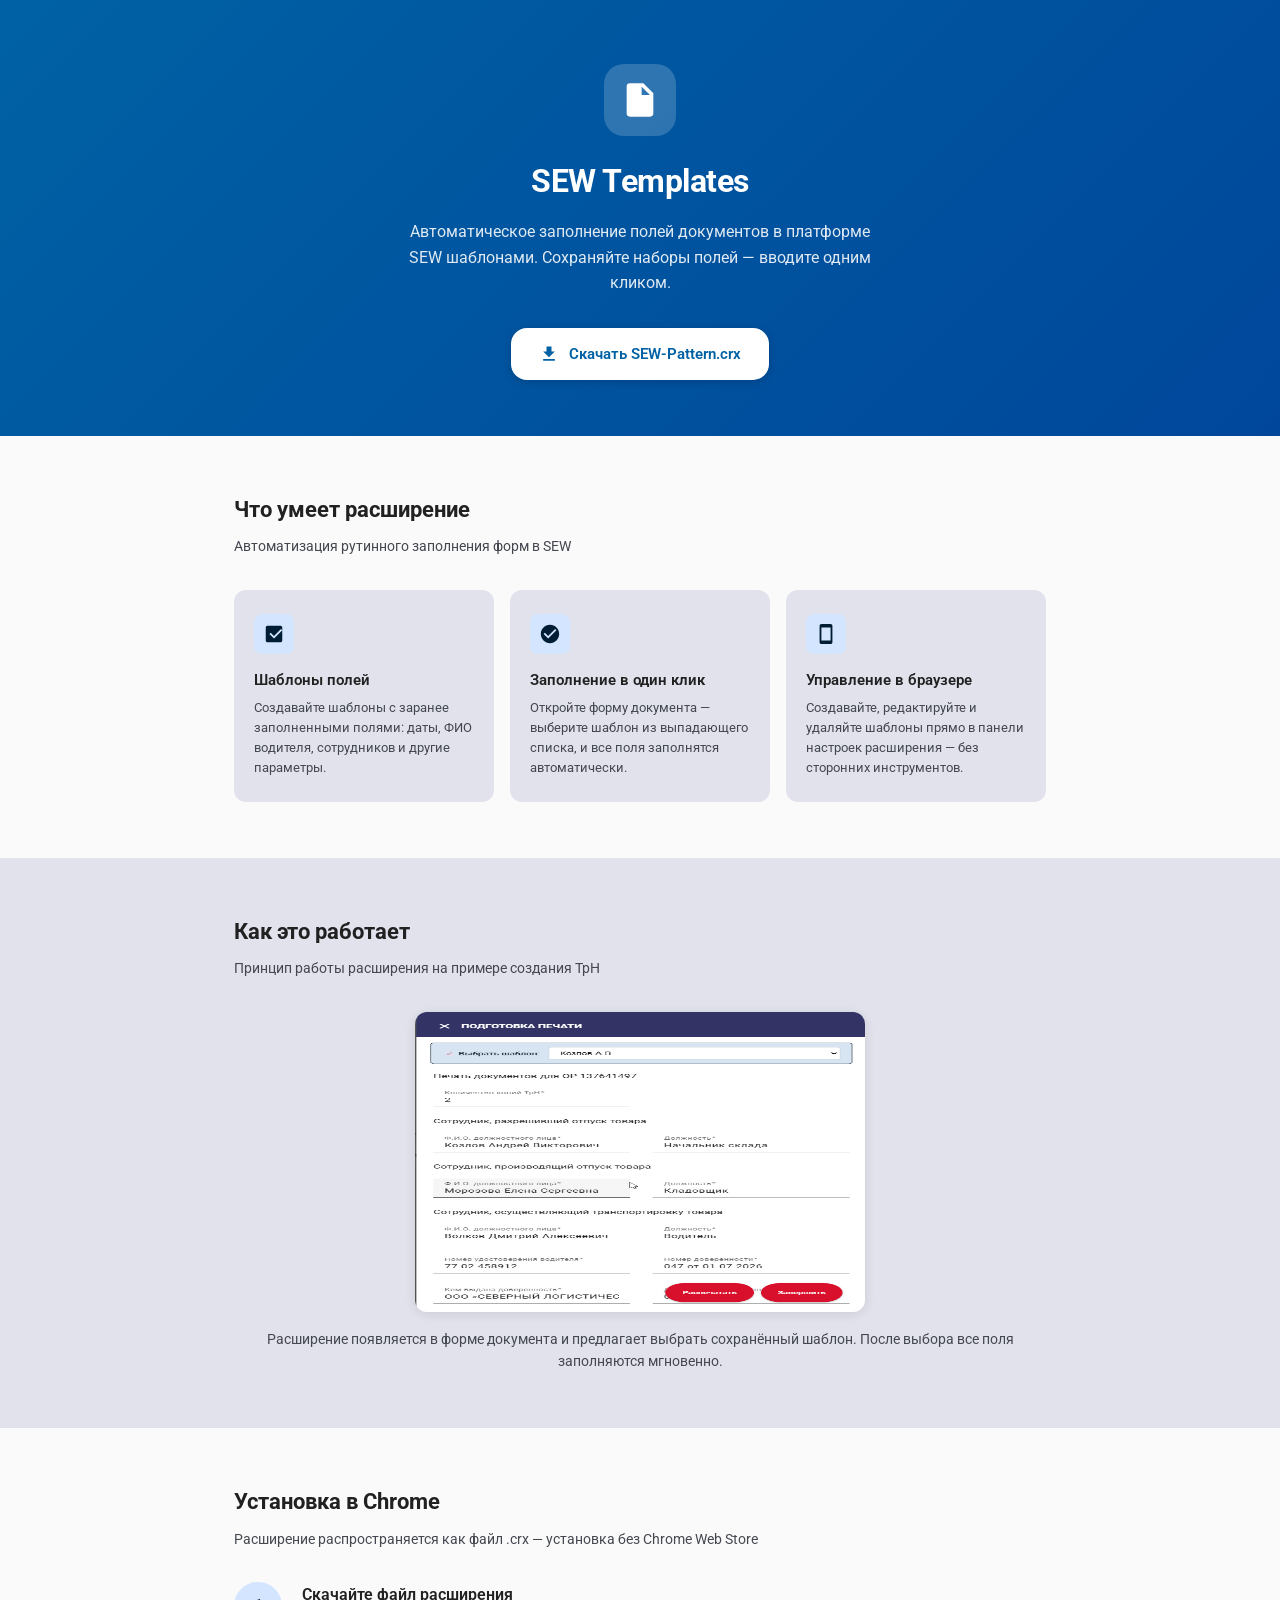
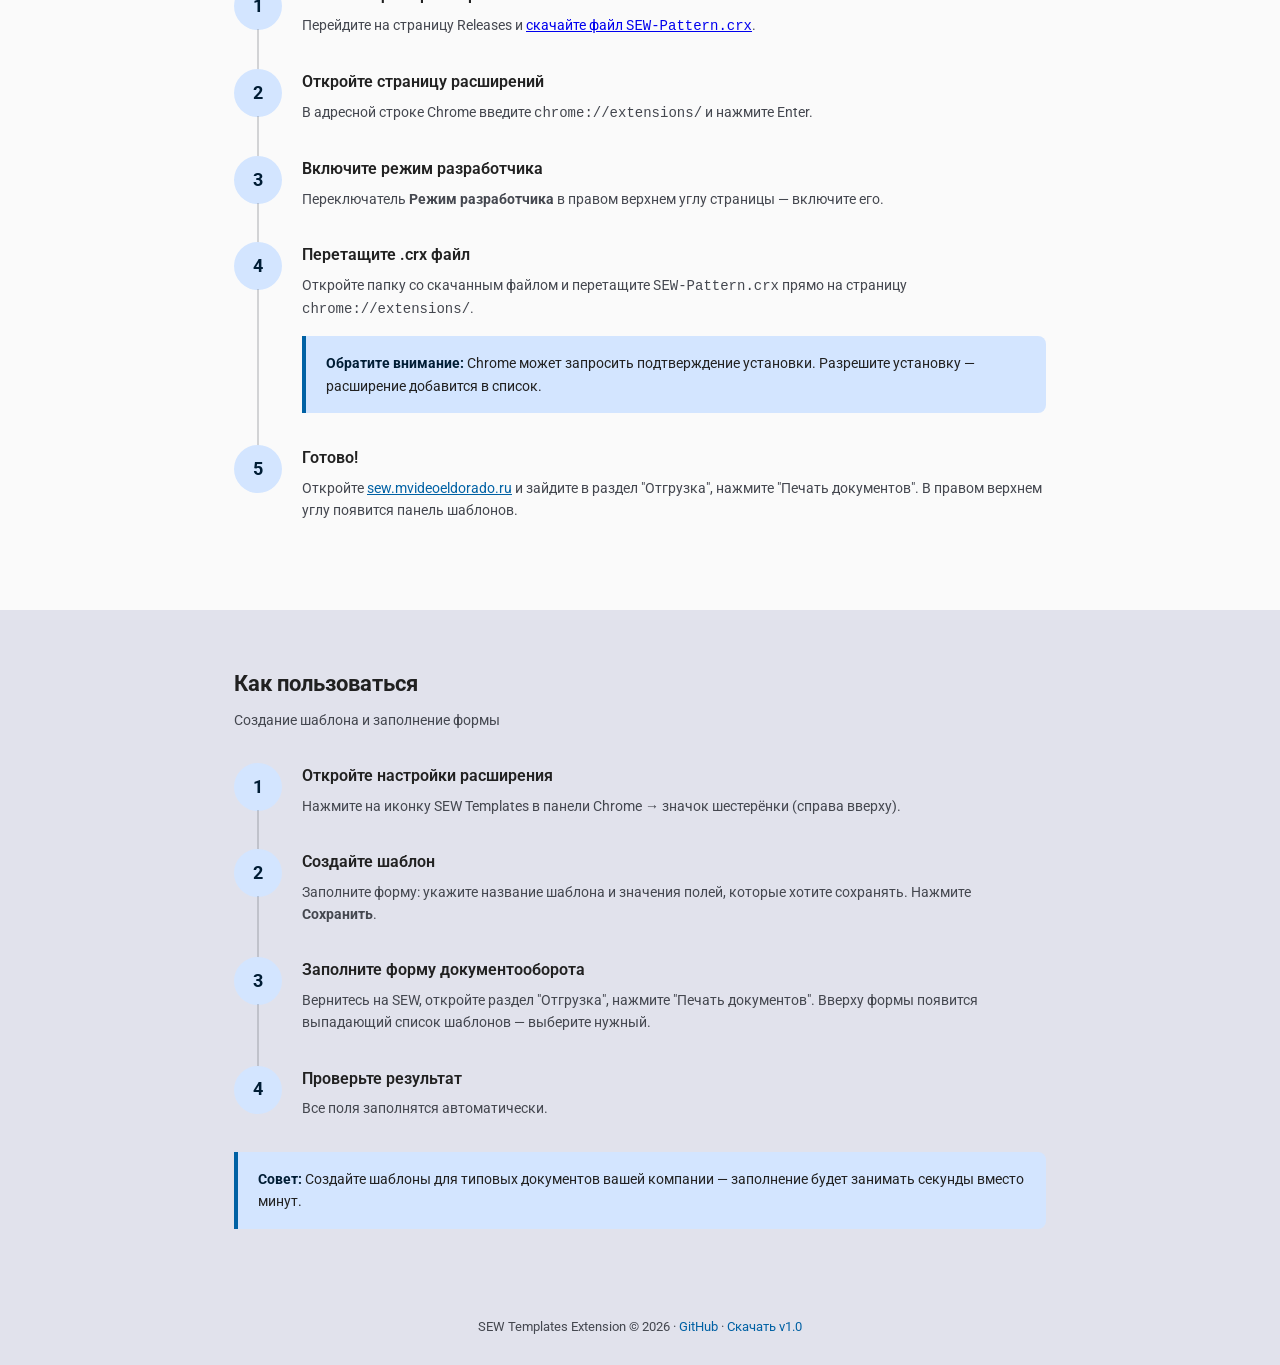
<file: index.html>
<!DOCTYPE html>
<html lang="ru">

<head>
    <meta charset="UTF-8">
    <meta name="viewport" content="width=device-width, initial-scale=1.0">
    <title>SEW Templates — расширение для Chrome</title>
    <link rel="preconnect" href="https://fonts.googleapis.com">
    <link rel="preconnect" href="https://fonts.gstatic.com" crossorigin>
    <link href="https://fonts.googleapis.com/css2?family=Roboto:wght@400;500;700&display=swap" rel="stylesheet">
    <style>
        :root {
            --md-sys-color-primary: #0061a4;
            --md-sys-color-on-primary: #ffffff;
            --md-sys-color-primary-container: #d3e5ff;
            --md-sys-color-on-primary-container: #001d35;
            --md-sys-color-secondary-container: #d6e4f2;
            --md-sys-color-on-secondary-container: #0e1d2a;
            --md-sys-color-surface: #fafafa;
            --md-sys-color-on-surface: #212121;
            --md-sys-color-surface-variant: #e1e2ec;
            --md-sys-color-on-surface-variant: #44474f;
            --md-sys-color-outline: #74777f;
            --md-sys-color-error: #ba1a1a;
            --md-sys-shape-corner-small: 8px;
            --md-sys-shape-corner-medium: 12px;
            --md-sys-shape-corner-large: 16px;
        }

        *,
        *::before,
        *::after {
            margin: 0;
            padding: 0;
            box-sizing: border-box;
        }

        body {
            font-family: Roboto, -apple-system, BlinkMacSystemFont, 'Segoe UI', sans-serif;
            background: var(--md-sys-color-surface);
            color: var(--md-sys-color-on-surface);
            line-height: 1.6;
        }

        /* ── Header ─────────────────────────────── */
        .hero {
            background: linear-gradient(135deg, var(--md-sys-color-primary) 0%, #00479b 100%);
            color: var(--md-sys-color-on-primary);
            padding: 4rem 1.5rem 3.5rem;
            text-align: center;
        }

        .hero-icon {
            width: 4.5rem;
            height: 4.5rem;
            background: rgba(255, 255, 255, 0.18);
            border-radius: 1.25rem;
            display: flex;
            align-items: center;
            justify-content: center;
            margin: 0 auto 20px;
        }

        .hero-icon svg {
            width: 40px;
            height: 40px;
            fill: var(--md-sys-color-on-primary);
        }

        .hero h1 {
            font-size: 2rem;
            font-weight: 700;
            letter-spacing: -0.5px;
            margin-bottom: 0.75rem;
        }

        .hero p {
            font-size: 1rem;
            opacity: 0.88;
            max-width: 480px;
            margin: 0 auto 32px;
        }

        .btn-download {
            display: inline-flex;
            align-items: center;
            gap: 10px;
            background: var(--md-sys-color-on-primary);
            color: var(--md-sys-color-primary);
            font-size: 0.9375rem;
            font-weight: 600;
            padding: 0.875rem 1.75rem;
            border-radius: var(--md-sys-shape-corner-large);
            text-decoration: none;
            transition: box-shadow 0.2s, transform 0.15s;
            box-shadow: 0 2px 8px rgba(0, 0, 0, 0.18);
        }

        .btn-download:hover {
            box-shadow: 0 4px 16px rgba(0, 0, 0, 0.25);
            transform: translateY(-1px);
        }

        .btn-download svg {
            width: 20px;
            height: 20px;
            fill: currentColor;
        }

        /* ── Layout ─────────────────────────────── */
        .container {
            max-width: 53.75rem;
            margin: 0 auto;
            padding: 0 1.5rem;
        }

        section {
            padding: 3.5rem 0;
        }

        .section-title {
            font-size: 1.375rem;
            font-weight: 700;
            color: var(--md-sys-color-on-surface);
            margin-bottom: 0.5rem;
        }

        .section-subtitle {
            font-size: 0.875rem;
            color: var(--md-sys-color-on-surface-variant);
            margin-bottom: 32px;
        }

        /* ── Features ───────────────────────────── */
        .features-grid {
            display: grid;
            grid-template-columns: repeat(auto-fit, minmax(220px, 1fr));
            gap: 16px;
        }

        .feature-card {
            background: var(--md-sys-color-surface-variant);
            border-radius: var(--md-sys-shape-corner-medium);
            padding: 24px 20px;
        }

        .feature-icon {
            width: 2.5rem;
            height: 2.5rem;
            background: var(--md-sys-color-primary-container);
            border-radius: var(--md-sys-shape-corner-small);
            display: flex;
            align-items: center;
            justify-content: center;
            margin-bottom: 14px;
        }

        .feature-icon svg {
            width: 22px;
            height: 22px;
            fill: var(--md-sys-color-on-primary-container);
        }

        .feature-card h3 {
            font-size: 0.9375rem;
            font-weight: 600;
            margin-bottom: 0.375rem;
        }

        .feature-card p {
            font-size: 0.8125rem;
            color: var(--md-sys-color-on-surface-variant);
            line-height: 1.55;
        }

        /* ── Steps ──────────────────────────────── */
        .steps {
            counter-reset: step;
        }

        .step {
            display: flex;
            gap: 1.25rem;
            margin-bottom: 2rem;
            position: relative;
        }

        .step:not(:last-child)::after {
            content: '';
            position: absolute;
            left: 23px;
            top: 47px;
            bottom: -34px;
            width: 2px;
            background: var(--md-sys-color-outline);
            opacity: 0.3;
        }

        .step-number {
            flex-shrink: 0;
            width: 3rem;
            height: 3rem;
            background: var(--md-sys-color-primary-container);
            color: var(--md-sys-color-on-primary-container);
            border-radius: 50%;
            display: flex;
            align-items: center;
            justify-content: center;
            font-size: 1.125rem;
            font-weight: 700;
        }

        .step-content h3 {
            font-size: 1rem;
            font-weight: 600;
            margin-bottom: 0.375rem;
        }

        .step-content p {
            font-size: 0.875rem;
            color: var(--md-sys-color-on-surface-variant);
            line-height: 1.6;
        }

        /* ── Code block ─────────────────────────── */
        .code-block {
            background: #1e1e2e;
            color: #cdd6f4;
            border-radius: var(--md-sys-shape-corner-small);
            padding: 1rem 1.25rem;
            font-family: 'Consolas', 'Courier New', monospace;
            font-size: 0.8125rem;
            line-height: 1.7;
            overflow-x: auto;
            margin-top: 12px;
        }

        .code-block .comment {
            color: #6c7086;
        }

        .code-block .key {
            color: #89b4fa;
        }

        .code-block .str {
            color: #a6e3a1;
        }

        .code-block .num {
            color: #fab387;
        }

        /* ── Warning box ────────────────────────── */
        .warning-box {
            background: var(--md-sys-color-primary-container);
            border-left: 4px solid var(--md-sys-color-primary);
            border-radius: 0 var(--md-sys-shape-corner-small) var(--md-sys-shape-corner-small) 0;
            padding: 1rem 1.25rem;
            margin-top: 1rem;
            font-size: 0.875rem;
        }

        .warning-box strong {
            color: var(--md-sys-color-on-primary-container);
        }

        /* ── Screenshot mockup ──────────────────── */
        .mockup-wrap {
            background: var(--md-sys-color-surface-variant);
            border-radius: var(--md-sys-shape-corner-medium);
            padding: 1.5rem;
            margin-top: 1rem;
        }

        .mockup-browser {
            background: #fff;
            border-radius: var(--md-sys-shape-corner-small);
            box-shadow: 0 2px 12px rgba(0, 0, 0, 0.08);
            overflow: hidden;
        }

        .mockup-bar {
            background: #f1f3f4;
            padding: 0.625rem 1rem;
            display: flex;
            align-items: center;
            gap: 0.5rem;
        }

        .mockup-dot {
            width: 0.75rem;
            height: 0.75rem;
            border-radius: 50%;
            background: #dadce0;
        }

        .mockup-url {
            flex: 1;
            background: #fff;
            border: 1px solid #dadce0;
            border-radius: 1.25rem;
            padding: 0.25rem 0.875rem;
            font-size: 0.75rem;
            color: var(--md-sys-color-on-surface-variant);
        }

        .mockup-body {
            padding: 1.25rem;
            min-height: 10rem;
        }

        .mockup-form-row {
            display: flex;
            gap: 1rem;
            margin-bottom: 0.875rem;
        }

        .mockup-field {
            flex: 1;
        }

        .mockup-label {
            font-size: 0.75rem;
            color: var(--md-sys-color-on-surface-variant);
            margin-bottom: 0.375rem;
        }

        .mockup-input {
            height: 2.25rem;
            background: #f5f5f5;
            border: 1px solid #dadce0;
            border-radius: 4px;
        }

        .mockup-selector {
            display: flex;
            align-items: center;
            gap: 0.75rem;
            background: var(--md-sys-color-secondary-container);
            border: 1px solid var(--md-sys-color-on-secondary-container);
            border-radius: 6px;
            padding: 0.625rem 0.875rem;
            margin-top: 0.5rem;
        }

        .gif-demo {
            width: 100%;
            max-width: 28.125rem;
            border-radius: var(--md-sys-shape-corner-medium);
            box-shadow: 0 2px 12px rgba(0, 0, 0, 0.10);
            display: block;
            margin: 0 auto;
        }

        /* ── Footer ─────────────────────────────── */
        footer {
            background: var(--md-sys-color-surface-variant);
            padding: 2rem 1.5rem;
            text-align: center;
            font-size: 0.8125rem;
            color: var(--md-sys-color-on-surface-variant);
        }

        footer a {
            color: var(--md-sys-color-primary);
            text-decoration: none;
        }

        footer a:hover {
            text-decoration: underline;
        }
    </style>
</head>

<body>

    <!-- ── Hero ─────────────────────────────── -->
    <header class="hero">
        <div class="hero-icon">
            <svg viewBox="0 0 24 24">
                <path
                    d="M14 2H6a2 2 0 00-2 2v16a2 2 0 002 2h12a2 2 0 002-2V8l-6-6zm-1 2l5 5h-5V4zM8 17h8v-2H8v2zm0-4h8v-2H8v2z" />
            </svg>
        </div>
        <h1>SEW Templates</h1>
        <p>Автоматическое заполнение полей документов в платформе SEW шаблонами. Сохраняйте наборы полей — вводите одним
            кликом.</p>
        <a class="btn-download" href="https://github.com/Monutor/sew-pattern/releases/tag/v1.0">
            <svg viewBox="0 0 24 24">
                <path d="M19 9h-4V3H9v6H5l7 7 7-7zM5 18v2h14v-2H5z" />
            </svg>
            Скачать SEW-Pattern.crx
        </a>
    </header>

    <!-- ── Features ─────────────────────────── -->
    <section>
        <div class="container">
            <h2 class="section-title">Что умеет расширение</h2>
            <p class="section-subtitle">Автоматизация рутинного заполнения форм в SEW</p>
            <div class="features-grid">
                <div class="feature-card">
                    <div class="feature-icon">
                        <svg viewBox="0 0 24 24">
                            <path
                                d="M19 3H5c-1.1 0-2 .9-2 2v14c0 1.1.9 2 2 2h14c1.1 0 2-.9 2-2V5c0-1.1-.9-2-2-2zm-7 14l-5-5 1.41-1.41L12 14.17l7.59-7.59L21 8l-9 9z" />
                        </svg>
                    </div>
                    <h3>Шаблоны полей</h3>
                    <p>Создавайте шаблоны с заранее заполненными полями: даты, ФИО водителя, сотрудников и другие
                        параметры.</p>
                </div>
                <div class="feature-card">
                    <div class="feature-icon">
                        <svg viewBox="0 0 24 24">
                            <path
                                d="M12 2C6.48 2 2 6.48 2 12s4.48 10 10 10 10-4.48 10-10S17.52 2 12 2zm-2 15l-5-5 1.41-1.41L10 14.17l7.59-7.59L19 8l-9 9z" />
                        </svg>
                    </div>
                    <h3>Заполнение в один клик</h3>
                    <p>Откройте форму документа — выберите шаблон из выпадающего списка, и все поля заполнятся
                        автоматически.</p>
                </div>
                <div class="feature-card">
                    <div class="feature-icon">
                        <svg viewBox="0 0 24 24">
                            <path
                                d="M17 1.01L7 1c-1.1 0-2 .9-2 2v18c0 1.1.9 2 2 2h10c1.1 0 2-.9 2-2V3c0-1.1-.9-1.99-2-1.99zM17 19H7V5h10v14z" />
                        </svg>
                    </div>
                    <h3>Управление в браузере</h3>
                    <p>Создавайте, редактируйте и удаляйте шаблоны прямо в панели настроек расширения — без сторонних
                        инструментов.</p>
                </div>
            </div>
        </div>
    </section>

    <!-- ── How it works ─────────────────────── -->
    <section style="background: var(--md-sys-color-surface-variant);">
        <div class="container">
            <h2 class="section-title">Как это работает</h2>
            <p class="section-subtitle">Принцип работы расширения на примере создания ТрН</p>

            <img class="gif-demo" src="assets/browser_Vq9Gu5MzhL.gif" width="450" height="300" alt="Демонстрация работы расширения SEW Templates" loading="lazy">

            <p
                style="margin-top:16px; font-size:0.875rem; color:var(--md-sys-color-on-surface-variant); text-align:center;">
                Расширение появляется в форме документа и предлагает выбрать сохранённый шаблон. После выбора все поля
                заполняются мгновенно.
            </p>
        </div>
    </section>

    <!-- ── Install ──────────────────────────── -->
    <section>
        <div class="container">
            <h2 class="section-title">Установка в Chrome</h2>
            <p class="section-subtitle">Расширение распространяется как файл .crx — установка без Chrome Web Store</p>

            <div class="steps">
                <div class="step">
                    <div class="step-number">1</div>
                    <div class="step-content">
                        <h3>Скачайте файл расширения</h3>
                        <p>Перейдите на страницу Releases и <a
                                href="https://github.com/Monutor/sew-pattern/releases/tag/v1.0" target="_blank">скачайте
                                файл <code>SEW-Pattern.crx</code></a>.</p>
                    </div>
                </div>

                <div class="step">
                    <div class="step-number">2</div>
                    <div class="step-content">
                        <h3>Откройте страницу расширений</h3>
                        <p>В адресной строке Chrome введите <code>chrome://extensions/</code> и нажмите Enter.</p>
                    </div>
                </div>

                <div class="step">
                    <div class="step-number">3</div>
                    <div class="step-content">
                        <h3>Включите режим разработчика</h3>
                        <p>Переключатель <strong>Режим разработчика</strong> в правом верхнем углу страницы — включите
                            его.</p>
                    </div>
                </div>

                <div class="step">
                    <div class="step-number">4</div>
                    <div class="step-content">
                        <h3>Перетащите .crx файл</h3>
                        <p>Откройте папку со скачанным файлом и перетащите <code>SEW-Pattern.crx</code> прямо на
                            страницу <code>chrome://extensions/</code>.</p>
                        <div class="warning-box">
                            <strong>Обратите внимание:</strong> Chrome может запросить подтверждение установки.
                            Разрешите установку — расширение добавится в список.
                        </div>
                    </div>
                </div>

                <div class="step">
                    <div class="step-number">5</div>
                    <div class="step-content">
                        <h3>Готово!</h3>
                        <p>Откройте <a href="https://sew.mvideoeldorado.ru" target="_blank"
                                style="color:var(--md-sys-color-primary);">sew.mvideoeldorado.ru</a> и зайдите в раздел
                            "Отгрузка", нажмите "Печать документов". В правом верхнем углу появится панель шаблонов.</p>
                    </div>
                </div>
            </div>
        </div>
    </section>

    <!-- ── How to use ───────────────────────── -->
    <section style="background: var(--md-sys-color-surface-variant);">
        <div class="container">
            <h2 class="section-title">Как пользоваться</h2>
            <p class="section-subtitle">Создание шаблона и заполнение формы</p>

            <div class="steps">
                <div class="step">
                    <div class="step-number">1</div>
                    <div class="step-content">
                        <h3>Откройте настройки расширения</h3>
                        <p>Нажмите на иконку SEW Templates в панели Chrome → значок шестерёнки (справа вверху).</p>
                    </div>
                </div>

                <div class="step">
                    <div class="step-number">2</div>
                    <div class="step-content">
                        <h3>Создайте шаблон</h3>
                        <p>Заполните форму: укажите название шаблона и значения полей, которые хотите сохранять. Нажмите
                            <strong>Сохранить</strong>.
                        </p>
                    </div>
                </div>

                <div class="step">
                    <div class="step-number">3</div>
                    <div class="step-content">
                        <h3>Заполните форму документооборота</h3>
                        <p>Вернитесь на SEW, откройте раздел "Отгрузка", нажмите "Печать документов". Вверху формы
                            появится выпадающий список шаблонов — выберите нужный.</p>
                    </div>
                </div>

                <div class="step">
                    <div class="step-number">4</div>
                    <div class="step-content">
                        <h3>Проверьте результат</h3>
                        <p>Все поля заполнятся автоматически.</p>
                    </div>
                </div>
            </div>

            <div class="warning-box" style="margin-top:24px;">
                <strong>Совет:</strong> Создайте шаблоны для типовых документов вашей компании — заполнение будет
                занимать секунды вместо минут.
            </div>
        </div>
    </section>

    <!-- ── Footer ───────────────────────────── -->
    <footer>
        <p>SEW Templates Extension &copy; 2026 &middot; <a href="https://github.com/Monutor/sew-pattern"
                target="_blank">GitHub</a> &middot; <a
                href="https://github.com/Monutor/sew-pattern/releases/tag/v1.0">Скачать v1.0</a></p>
    </footer>

</body>

</html>
</file>
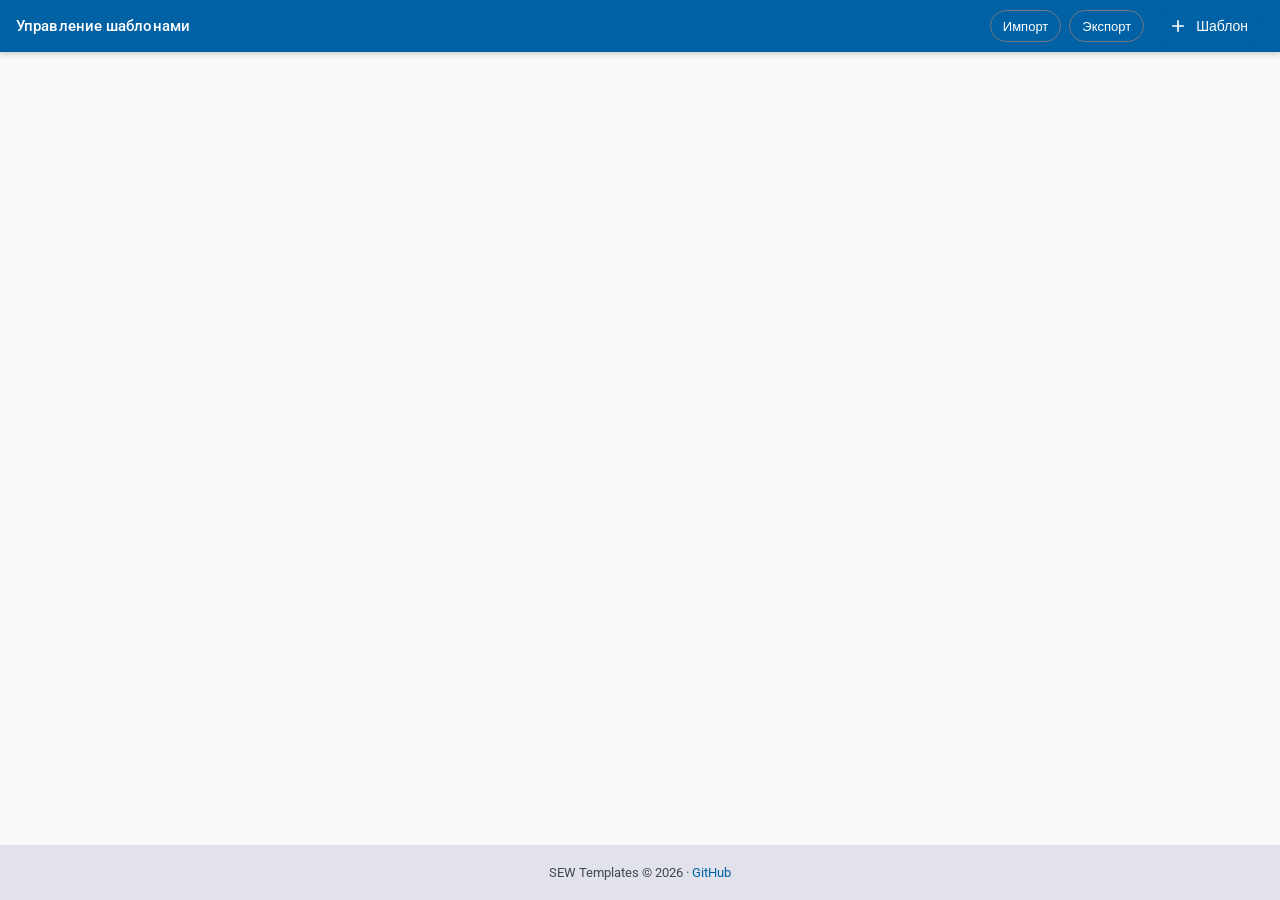
<file: options/options.html>
<!DOCTYPE html>
<html lang="ru">
<head>
    <meta charset="UTF-8">
    <meta name="viewport" content="width=device-width, initial-scale=1.0">
    <title>Управление шаблонами - SEW Templates</title>
    <link href="https://fonts.googleapis.com/css2?family=Roboto:wght@400;500;700&display=swap" rel="stylesheet">
    <script src="options.js" defer></script>
    <style>
        :root {
            --md-sys-color-primary: #0061a4;
            --md-sys-color-on-primary: #ffffff;
            --md-sys-color-primary-container: #d3e5ff;
            --md-sys-color-on-primary-container: #001d35;
            --md-sys-color-secondary-container: #d6e4f2;
            --md-sys-color-on-secondary-container: #0e1d2a;
            --md-sys-color-surface: #fafafa;
            --md-sys-color-on-surface: #212121;
            --md-sys-color-surface-variant: #e1e2ec;
            --md-sys-color-on-surface-variant: #44474f;
            --md-sys-color-outline: #74777f;
            --md-sys-color-primary-dark: #00479b;
            --md-sys-color-hover: rgba(0, 0, 0, 0.08);
            --md-sys-shape-corner-small: 8px;
            --md-sys-shape-corner-medium: 12px;
            --md-sys-shape-corner-large: 16px;
        }

        * { margin: 0; padding: 0; box-sizing: border-box; }

        body {
            font-family: Roboto, -apple-system, BlinkMacSystemFont, 'Segoe UI', sans-serif;
            background: var(--md-sys-color-surface);
            color: var(--md-sys-color-on-surface);
            min-height: min(100vh, 100dvh);
            display: flex;
            flex-direction: column;
        }

        main {
            flex: 1;
            display: flex;
            flex-direction: column;
        }

        /* ── Top bar ─────────────────────────────── */
        .top-bar {
            display: flex;
            align-items: center;
            height: 3.25rem;
            padding: 0 1rem;
            background: var(--md-sys-color-primary);
            color: var(--md-sys-color-on-primary);
            box-shadow: 0 2px 6px rgba(0, 0, 0, 0.2);
        }

        .top-bar-title {
            font-size: 0.9375rem;
            font-weight: 500;
            letter-spacing: 0.1px;
        }

        .topbar-actions { display: flex; gap: 8px; margin-left: auto; align-items: center; }

        /* ── Card list ───────────────────────────── */
        .template-card-list {
            padding: 0.5rem;
            display: flex;
            flex-direction: column;
            gap: 0.25rem;
            padding-bottom: 5rem;
        }

        /* ── Card ────────────────────────────────── */
        .template-card {
            border-radius: var(--md-sys-shape-corner-small);
            background: #fff;
            cursor: pointer;
            transition: box-shadow 0.2s ease, transform 0.15s ease;
        }
        .template-card:hover {
            box-shadow: 0 4px 12px rgba(0, 0, 0, 0.15);
            transform: translateY(-1px);
        }
        .template-card:active {
            transform: translateY(0);
            box-shadow: 0 1px 4px rgba(0, 0, 0, 0.12);
        }

        .card-row {
            display: flex;
            align-items: center;
            gap: 0.75rem;
            padding: 0.75rem 1rem;
        }

        .card-icon-wrap {
            width: 2.25rem;
            height: 2.25rem;
            border-radius: 50%;
            background: var(--md-sys-color-primary-container);
            display: flex;
            align-items: center;
            justify-content: center;
            flex-shrink: 0;
        }
        .card-icon-wrap svg { width: 1.25rem; height: 1.25rem; fill: var(--md-sys-color-on-primary-container); }

        .card-text { flex: 1; min-width: 0; }
        .card-name {
            font-size: 0.875rem; font-weight: 500;
            color: var(--md-sys-color-on-surface);
            overflow: hidden; text-overflow: ellipsis; white-space: nowrap;
        }
        .card-meta {
            font-size: 0.75rem; color: var(--md-sys-color-on-surface-variant); margin-top: 2px;
        }

        /* ── Action buttons ─────────────────────── */
        .card-actions { display: flex; gap: 4px; flex-shrink: 0; }
        .icon-btn {
            width: 2rem; height: 2rem; border-radius: 50%; border: none;
            background: transparent; cursor: pointer; color: #757575;
            display: flex; align-items: center; justify-content: center;
            transition: background 0.15s, color 0.15s;
        }
        .icon-btn:hover { background: var(--md-sys-color-hover); color: var(--md-sys-color-primary); }
        .icon-btn.delete:hover { background: #ffebee; color: #d32f2f; }
        .icon-btn svg { width: 1.125rem; height: 1.125rem; fill: currentColor; }

        /* ── Empty state ─────────────────────────── */
        .empty-state {
            display: flex; flex-direction: column; align-items: center; justify-content: center;
            padding: 3rem 1.5rem; color: var(--md-sys-color-on-surface-variant);
        }
        .empty-state svg { width: 4rem; height: 4rem; fill: var(--md-sys-color-outline); margin-bottom: 0.75rem; }
        .empty-state p { font-size: 0.8125rem; line-height: 1.6; text-align: center; }

        /* ── Error state ─────────────────────────── */
        .error-state { padding: 1rem; font-size: 0.8125rem; color: #d32f2f; }

        /* ── FAB ─────────────────────────────────── */
        .fab-btn {
            display: inline-flex; align-items: center; gap: 0.5rem;
            padding: 0 1rem; height: 2.5rem; border-radius: 1.25rem; border: none;
            background: var(--md-sys-color-primary); color: #fff;
            font-size: 0.875rem; font-weight: 500; cursor: pointer;
            transition: background 0.2s;
        }
        .fab-btn:hover { background: var(--md-sys-color-primary-dark); }
        .fab-btn svg { width: 1.25rem; height: 1.25rem; fill: currentColor; }

        /* ── Modal overlay ───────────────────────── */
        .modal-overlay {
            display: none;
            position: fixed; inset: 0; z-index: 2147483647;
            background: rgba(0, 0, 0, 0.5);
            align-items: center; justify-content: center;
        }
        .modal-overlay.open { display: flex; }

        .modal-container {
            background: #fff;
            border-radius: var(--md-sys-shape-corner-large);
            box-shadow: 0 8px 24px rgba(0, 0, 0, 0.2);
            width: 520px; max-width: 90vw;
            max-height: 85vh;
            display: flex; flex-direction: column;
            overflow: auto;
        }

        .modal-header {
            display: flex; align-items: center;
            padding: 1rem 1.5rem 0.75rem;
            border-bottom: 1px solid #e8e8e8; gap: 0.75rem;
        }
        .modal-title {
            flex: 1; font-size: 1rem; font-weight: 500;
            color: var(--md-sys-color-on-surface);
        }
        .modal-close-btn {
            width: 2.25rem; height: 2.25rem; border-radius: 50%; border: none;
            background: transparent; cursor: pointer;
            color: var(--md-sys-color-on-surface-variant);
            display: flex; align-items: center; justify-content: center;
            transition: background 0.15s;
        }
        .modal-close-btn:hover { background: var(--md-sys-color-hover); }
        .modal-close-btn svg { width: 1.25rem; height: 1.25rem; fill: currentColor; }

        .modal-body { padding: 1rem 1.5rem; overflow-y: auto; flex: 1; }

        /* ── Form fields ─────────────────────────── */
        .field-group-title {
            font-size: 0.6875rem; font-weight: 700; text-transform: uppercase;
            letter-spacing: 0.8px; color: var(--md-sys-color-primary);
            margin: 20px 0 8px; padding-bottom: 4px; border-bottom: 1px solid #e0e0e0;
        }
        .field-group-title:first-child { margin-top: 0; }

        .field-grid { display: flex; gap: 1rem; margin-bottom: 0.25rem; }
        .field-grid > * { flex: 1; min-width: 0; }

        .outlined-input {
            width: 100%; padding: 0.75rem 0.875rem;
            border: 1px solid var(--md-sys-color-outline);
            border-radius: var(--md-sys-shape-corner-small);
            font-size: 0.875rem; color: var(--md-sys-color-on-surface);
            background: #fff;
            transition: border-color 0.15s, box-shadow 0.15s;
        }
        .outlined-input:focus {
            border-color: var(--md-sys-color-primary);
            box-shadow: 0 0 0 3px rgba(0, 97, 164, 0.1);
        }
        .outlined-input::placeholder { color: var(--md-sys-color-on-surface-variant); }

        .char-counter { display: block; margin-top: 0.25rem; font-size: 0.75rem; color: var(--md-sys-color-on-surface-variant); text-align: right; }

        /* ── Modal actions ───────────────────────── */
        .modal-actions {
            display: flex; justify-content: flex-end; gap: 0.5rem;
            padding: 0.75rem 1.5rem 1rem; border-top: 1px solid #e8e8e8;
        }
        .btn-filled {
            padding: 0 1rem; height: 2.25rem; border-radius: 1.25rem; border: none;
            background: var(--md-sys-color-primary); color: #fff;
            font-size: 0.875rem; font-weight: 500; cursor: pointer;
            transition: background 0.2s, box-shadow 0.2s;
        }
        .btn-filled:hover { background: var(--md-sys-color-primary-dark); box-shadow: 0 2px 8px rgba(0, 0, 0, 0.2); }
        .btn-outlined {
            padding: 0 1rem; height: 2.25rem; border-radius: 1.25rem;
            border: 1px solid var(--md-sys-color-outline); background: transparent;
            color: var(--md-sys-color-primary); font-size: 0.875rem; font-weight: 500; cursor: pointer;
            transition: background 0.15s, border-color 0.15s;
        }
        .btn-outlined:hover { background: var(--md-sys-color-hover); }
        .topbar-btn { height: 2rem; padding: 0 0.75rem; font-size: 0.8125rem; color: var(--md-sys-color-on-primary); }

        /* ── Preset selector ─────────────────────── */
        .preset-selector { margin-bottom: 1rem; }
        .preset-options { display: flex; gap: 0.5rem; }
        .preset-option {
            padding: 0.375rem 1rem; border-radius: 1.25rem; font-size: 0.8125rem; cursor: pointer;
            border: 1px solid var(--md-sys-color-outline); background: var(--md-sys-color-surface);
            color: var(--md-sys-color-on-surface); transition: all 0.2s;
        }
        .preset-option:hover { border-color: var(--md-sys-color-primary); color: var(--md-sys-color-primary); }
        .preset-option.active { background: var(--md-sys-color-primary-container); border-color: var(--md-sys-color-primary); color: var(--md-sys-color-on-primary-container); font-weight: 500; }

        /* ── Scrollbar ───────────────────────────── */
        .template-card-list::-webkit-scrollbar,
        .modal-body::-webkit-scrollbar { width: 0.25rem; }
        .template-card-list::-webkit-scrollbar-track,
        .modal-body::-webkit-scrollbar-track { background: transparent; }
        .template-card-list::-webkit-scrollbar-thumb,
        .modal-body::-webkit-scrollbar-thumb { background: var(--md-sys-color-outline); border-radius: 2px; }

        /* ── Toast ───────────────────────────────── */
        .toast {
            position: fixed;
            bottom: 24px;
            left: 50%;
            transform: translateX(-50%) translateY(20px);
            background: #323232;
            color: #fff;
            font-size: 0.875rem;
            font-weight: 500;
            padding: 0.75rem 1.25rem;
            border-radius: var(--md-sys-shape-corner-small);
            box-shadow: 0 4px 12px rgba(0, 0, 0, 0.25);
            z-index: 2147483647;
            opacity: 0;
            pointer-events: none;
            transition: opacity 0.25s ease, transform 0.25s ease;
        }
        .toast.show {
            opacity: 1;
            transform: translateX(-50%) translateY(0);
            pointer-events: auto;
            cursor: pointer;
        }

        .template-card[draggable="true"] { cursor: grab; }
        .template-card.dragging { opacity: 0.5; }
        .template-card.drag-over { outline: 2px dashed var(--md-sys-color-primary); outline-offset: -2px; }
        .drag-hint { font-size: 0.75rem; color: var(--md-sys-color-on-surface-variant); padding: 0.25rem 1rem; }

        /* ── Confirm dialog ─────────────────────── */
        .confirm-modal {
            max-width: 21.25rem;
            width: 90vw;
        }
        .confirm-actions {
            justify-content: flex-end;
        }
        .btn-danger {
            padding: 0 16px;
            height: 2.25rem;
            border-radius: 1.25rem;
            border: none;
            background: #d32f2f;
            color: #fff;
            font-size: 0.875rem;
            font-weight: 500;
            cursor: pointer;
            transition: background 0.2s, box-shadow 0.2s;
        }
        .btn-danger:hover {
            background: #b71c1c;
            box-shadow: 0 2px 8px rgba(211, 47, 47, 0.3);
        }
        .confirm-text {
            padding: 1rem 1.5rem;
            font-size: 0.875rem;
            line-height: 1.6;
            color: var(--md-sys-color-on-surface);
        }
        /* ── Footer ─────────────────────────────── */
        .footer {
            background: var(--md-sys-color-surface-variant);
            padding: 20px 16px;
            text-align: center;
            font-size: 0.8rem;
            color: var(--md-sys-color-on-surface-variant);
        }
        .footer a {
            color: var(--md-sys-color-primary);
            text-decoration: none;
        }
        .footer a:hover {
            text-decoration: underline;
        }

        /* ── prefers-reduced-motion ─────────────── */
        @media (prefers-reduced-motion: reduce) {
            .template-card,
            .icon-btn,
            .btn-filled,
            .btn-outlined,
            .preset-option,
            .fab-btn,
            .toast,
            .modal-overlay {
                transition-duration: 0.01ms !important;
                animation-duration: 0.01ms !important;
                scroll-behavior: auto !important;
            }

            .template-card:hover { transform: none; box-shadow: 0 4px 12px rgba(0, 0, 0, 0.15); }
        }

        /* ── focus-visible ──────────────────────── */
        .outlined-input:focus:not(:focus-visible) {
            box-shadow: none;
        }
    </style>
</head>
<body>
    <main>
        <!-- Top bar -->
        <div class="top-bar">
        <span class="top-bar-title">Управление шаблонами</span>
        <div class="topbar-actions">
            <button type="button" class="btn-outlined topbar-btn" id="importBtn" title="Импорт шаблонов">Импорт</button>
            <button type="button" class="btn-outlined topbar-btn" id="exportBtn" title="Экспорт шаблонов">Экспорт</button>
            <input type="file" id="importFileInput" accept=".json,application/json" hidden>
            <button type="button" class="fab-btn" id="createTemplateBtn" aria-label="Создать шаблон">
                <svg viewBox="0 0 24 24"><path d="M19 13h-6v6h-2v-6H5v-2h6V5h2v6h6z"/></svg>
                <span>Шаблон</span>
            </button>
        </div>
        </div>

        <!-- Template card list -->
        <div id="template-list" class="template-card-list"></div>
    </main>

    <!-- Modal -->
    <div class="modal-overlay" id="templateModal">
        <div class="modal-container">
            <div class="modal-header">
                <span class="modal-title" id="modalTitle">Создать шаблон</span>
                <button class="modal-close-btn" id="closeModalBtn" aria-label="Закрыть">
                    <svg viewBox="0 0 24 24"><path d="M19 6.41L17.59 5 12 10.59 6.41 5 5 6.41 10.59 12 5 17.59 6.41 19 12 13.41 17.59 19 19 17.59 13.41 12z"/></svg>
                </button>
            </div>
            <form id="templateForm">
                <input type="hidden" id="templateId">

                <div class="modal-body">
                    <!-- Template name -->
                    <div style="margin-bottom:16px">
                        <label for="templateName" style="display:block;font-size:0.75rem;color:var(--md-sys-color-on-surface-variant);margin-bottom:4px">Название шаблона *</label>
                        <input type="text" maxlength="50" id="templateName" name="templateName" class="outlined-input" required style="width:100%">
                        <span class="char-counter" id="nameCounter">0/50</span>
                    </div>

                    <!-- Preset selector -->
                    <div class="preset-selector">
                        <div class="preset-options">
                            <div class="preset-option active" data-preset="trn">ТрН</div>
                        </div>
                    </div>

                    <!-- ТрН fields -->
                    <div id="preset-fields-trn" class="preset-fields-container">
                        <div class="field-group-title">Сотрудник, разрешивший отпуск товара</div>
                        <div class="field-grid">
                            <div style="display:flex;flex-direction:column;gap:4px;">
                                <label for="approvedEmployeeName" style="font-size:0.75rem;color:var(--md-sys-color-on-surface-variant);">Ф.И.О.</label>
                                <input type="text" id="approvedEmployeeName" name="approvedEmployeeName" data-field="approvedEmployeeName" placeholder="Ф.И.О." class="outlined-input" style="width:100%">
                            </div>
                            <div style="display:flex;flex-direction:column;gap:4px;">
                                <label for="approvedEmployeePosition" style="font-size:0.75rem;color:var(--md-sys-color-on-surface-variant);">Должность</label>
                                <input type="text" id="approvedEmployeePosition" name="approvedEmployeePosition" data-field="approvedEmployeePosition" placeholder="Должность" class="outlined-input" style="width:100%">
                            </div>
                        </div>

                        <div class="field-group-title">Сотрудник, производящий отпуск товара</div>
                        <div class="field-grid">
                            <div style="display:flex;flex-direction:column;gap:4px;">
                                <label for="performEmployeeName" style="font-size:0.75rem;color:var(--md-sys-color-on-surface-variant);">Ф.И.О.</label>
                                <input type="text" id="performEmployeeName" name="performEmployeeName" data-field="performEmployeeName" placeholder="Ф.И.О." class="outlined-input" style="width:100%">
                            </div>
                            <div style="display:flex;flex-direction:column;gap:4px;">
                                <label for="performEmployeePosition" style="font-size:0.75rem;color:var(--md-sys-color-on-surface-variant);">Должность</label>
                                <input type="text" id="performEmployeePosition" name="performEmployeePosition" data-field="performEmployeePosition" placeholder="Должность" class="outlined-input" style="width:100%">
                            </div>
                        </div>

                        <div class="field-group-title">Сотрудник, осуществляющий транспортировку товара</div>
                        <div class="field-grid">
                            <div style="display:flex;flex-direction:column;gap:4px;">
                                <label for="agentFullName" style="font-size:0.75rem;color:var(--md-sys-color-on-surface-variant);">Ф.И.О.</label>
                                <input type="text" id="agentFullName" name="agentFullName" data-field="agentFullName" placeholder="Ф.И.О." class="outlined-input" style="width:100%">
                            </div>
                            <div style="display:flex;flex-direction:column;gap:4px;">
                                <label for="agentPosition" style="font-size:0.75rem;color:var(--md-sys-color-on-surface-variant);">Должность</label>
                                <input type="text" id="agentPosition" name="agentPosition" data-field="agentPosition" placeholder="Должность" class="outlined-input" style="width:100%">
                            </div>
                        </div>

                        <div class="field-group-title">Удостоверительные документы</div>
                        <div class="field-grid">
                            <div style="display:flex;flex-direction:column;gap:4px;">
                                <label for="agentLicense" style="font-size:0.75rem;color:var(--md-sys-color-on-surface-variant);">Удостоверение</label>
                                <input type="text" id="agentLicense" name="agentLicense" data-field="agentLicense" placeholder="Удостоверение" class="outlined-input" style="width:100%">
                            </div>
                            <div style="display:flex;flex-direction:column;gap:4px;">
                                <label for="attorneyPowerNumber" style="font-size:0.75rem;color:var(--md-sys-color-on-surface-variant);">Номер доверенности</label>
                                <input type="text" id="attorneyPowerNumber" name="attorneyPowerNumber" data-field="attorneyPowerNumber" placeholder="Номер доверенности" class="outlined-input" style="width:100%">
                            </div>
                        </div>
                        <div class="field-grid">
                            <div style="display:flex;flex-direction:column;gap:4px;">
                                <label for="attorneyPowerGaveOut" style="font-size:0.75rem;color:var(--md-sys-color-on-surface-variant);">Кем выдана</label>
                                <input type="text" id="attorneyPowerGaveOut" name="attorneyPowerGaveOut" data-field="attorneyPowerGaveOut" placeholder="Кем выдана" class="outlined-input" style="width:100%">
                            </div>
                            <div style="display:flex;flex-direction:column;gap:4px;">
                                <label for="attorneyPowerDate" style="font-size:0.75rem;color:var(--md-sys-color-on-surface-variant);">Дата выдачи</label>
                                <input type="date" id="attorneyPowerDate" name="attorneyPowerDate" data-field="attorneyPowerDate" class="outlined-input" style="width:100%">
                            </div>
                        </div>

                        <div class="field-group-title">Транспортное средство</div>
                        <div class="field-grid">
                            <div style="display:flex;flex-direction:column;gap:4px;">
                                <label for="carModel" style="font-size:0.75rem;color:var(--md-sys-color-on-surface-variant);">Марка ТС</label>
                                <input type="text" id="carModel" name="carModel" data-field="carModel" placeholder="Марка ТС" class="outlined-input" style="width:100%">
                            </div>
                        </div>
                    </div>
                </div>

                <div class="modal-actions">
                    <button type="button" class="btn-outlined" id="cancelBtn">Отмена</button>
                    <button type="submit" class="btn-filled">Сохранить</button>
                </div>
            </form>
        </div>
    </div>

    <!-- Confirm delete modal -->
    <div class="modal-overlay" id="confirmModal">
        <div class="modal-container confirm-modal">
            <div class="modal-header">
                <span class="modal-title" id="confirmTitle">Удалить шаблон</span>
                <button class="modal-close-btn" id="confirmCloseBtn" aria-label="Закрыть">
                    <svg viewBox="0 0 24 24"><path d="M19 6.41L17.59 5 12 10.59 6.41 5 5 6.41 10.59 12 5 17.59 6.41 19 12 13.41 17.59 19 19 17.59 13.41 12z"/></svg>
                </button>
            </div>
            <div class="confirm-text" id="confirmText">Вы уверены, что хотите удалить этот шаблон?</div>
            <div class="modal-actions confirm-actions">
                <button type="button" class="btn-outlined" id="confirmCancelBtn">Отмена</button>
                <button type="button" class="btn-danger" id="confirmDeleteBtn">Удалить</button>
            </div>
        </div>
    </div>

    <!-- Footer -->
    <footer class="footer">
        <p>SEW Templates &copy; 2026 &middot; <a href="https://github.com/Monutor/sew-pattern" target="_blank">GitHub</a></p>
    </footer>

</body>
</html>
</file>
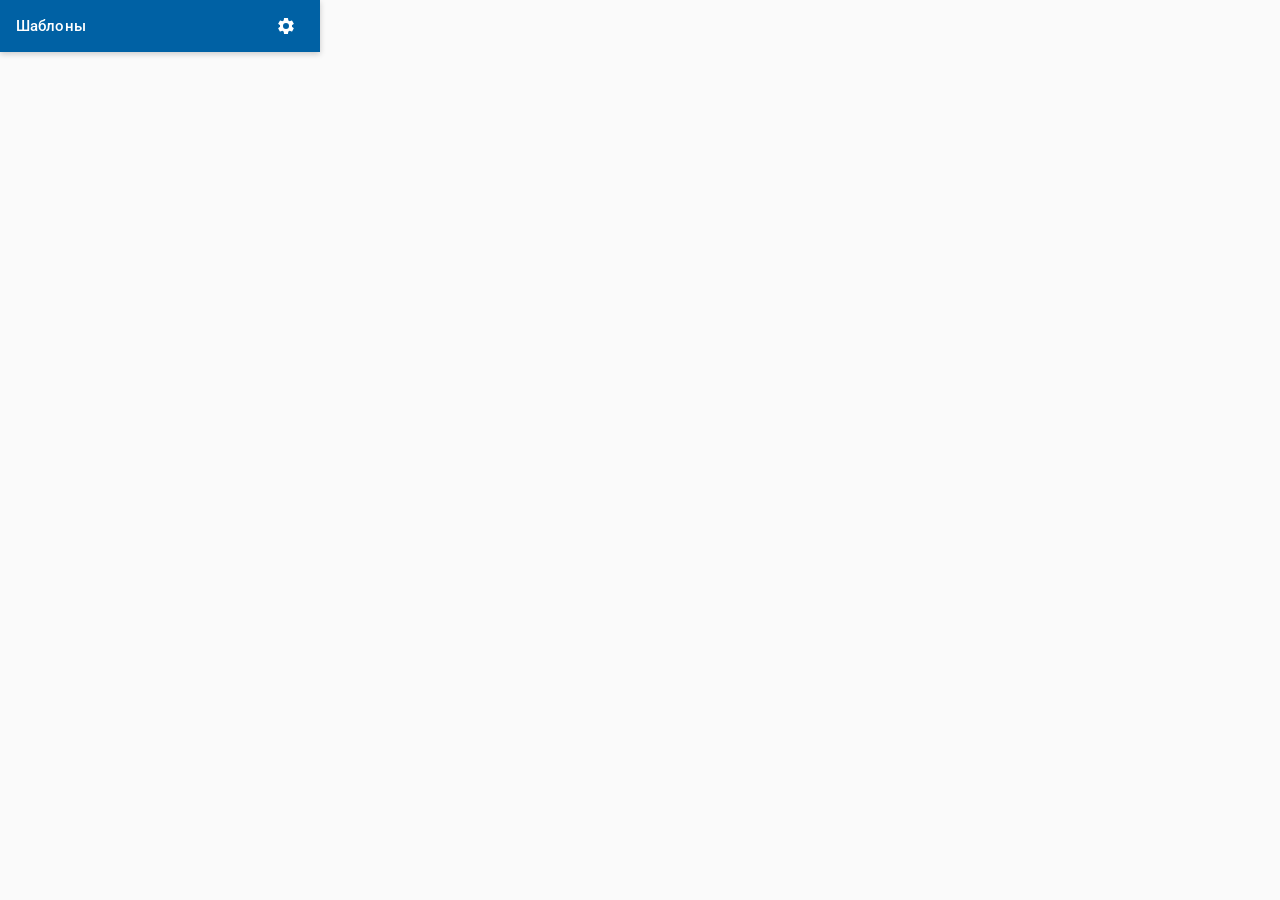
<file: popup/popup.html>
<!DOCTYPE html>
<html lang="ru">
<head>
    <meta charset="UTF-8">
    <meta name="viewport" content="width=device-width, initial-scale=1.0">
    <title>SEW Templates</title>
    <link href="https://fonts.googleapis.com/css2?family=Roboto:wght@400;500;700&display=swap" rel="stylesheet">
    <style>
        :root {
            --md-sys-color-primary: #0061a4;
            --md-sys-color-on-primary: #ffffff;
            --md-sys-color-primary-container: #d3e5ff;
            --md-sys-color-on-primary-container: #001d35;
            --md-sys-color-secondary-container: #d6e4f2;
            --md-sys-color-on-secondary-container: #0e1d2a;
            --md-sys-color-surface: #fafafa;
            --md-sys-color-on-surface: #212121;
            --md-sys-color-surface-variant: #e1e2ec;
            --md-sys-color-on-surface-variant: #44474f;
            --md-sys-color-outline: #74777f;
            --md-sys-color-primary-dark: #00479b;
            --md-sys-color-hover: rgba(0, 0, 0, 0.08);
            --md-sys-shape-corner-small: 8px;
            --md-sys-shape-corner-medium: 12px;
        }

        * { margin: 0; padding: 0; box-sizing: border-box; }

        body {
            font-family: Roboto, -apple-system, BlinkMacSystemFont, 'Segoe UI', sans-serif;
            background: var(--md-sys-color-surface);
            color: var(--md-sys-color-on-surface);
            width: 20rem;
            min-height: 400px;
            overflow-x: hidden;
        }

        /* ── Top bar ─────────────────────────────── */
        .top-bar {
            display: flex;
            align-items: center;
            height: 3.25rem;
            padding: 0 1rem;
            background: var(--md-sys-color-primary);
            color: var(--md-sys-color-on-primary);
            box-shadow: 0 2px 6px rgba(0, 0, 0, 0.2);
        }

        .top-bar-title {
            flex: 1;
            font-size: 0.9375rem;
            font-weight: 500;
            letter-spacing: 0.1px;
        }

        /* ── Icon buttons ────────────────────────── */
        .icon-btn-round {
            width: 2.25rem;
            height: 2.25rem;
            border-radius: 50%;
            border: none;
            background: transparent;
            color: var(--md-sys-color-on-primary);
            cursor: pointer;
            display: flex;
            align-items: center;
            justify-content: center;
            transition: background 0.15s;
        }

        .icon-btn-round:hover {
            background: rgba(255, 255, 255, 0.15);
        }

        .icon-btn-round svg {
            width: 1.25rem;
            height: 1.25rem;
            fill: currentColor;
        }

        /* ── List ────────────────────────────────── */
        .template-card-list {
            padding: 0.5rem;
            display: flex;
            flex-direction: column;
            gap: 0.25rem;
            max-height: calc(25rem - 3.25rem);
            overflow-y: auto;
        }

        /* ── Card ────────────────────────────────── */
        .template-card {
            display: flex;
            align-items: center;
            gap: 0.75rem;
            padding: 0.625rem 0.75rem;
            border-radius: var(--md-sys-shape-corner-small);
            cursor: pointer;
            transition: background 0.15s, box-shadow 0.15s;
        }

        .template-card:hover {
            background: var(--md-sys-color-hover);
        }

        .template-card:active {
            background: rgba(0, 0, 0, 0.12);
        }

        .card-icon-wrap {
            width: 2.25rem;
            height: 2.25rem;
            border-radius: 50%;
            background: var(--md-sys-color-primary-container);
            display: flex;
            align-items: center;
            justify-content: center;
            flex-shrink: 0;
        }

        .card-icon-wrap svg {
            width: 1.25rem;
            height: 1.25rem;
            fill: var(--md-sys-color-on-primary-container);
        }

        .card-text {
            flex: 1;
            min-width: 0;
        }

        .card-name {
            font-size: 0.875rem;
            font-weight: 500;
            color: var(--md-sys-color-on-surface);
            white-space: nowrap;
            overflow: hidden;
            text-overflow: ellipsis;
        }

        .card-meta {
            font-size: 0.75rem;
            color: var(--md-sys-color-on-surface-variant);
            margin-top: 2px;
        }

        /* ── Empty state ─────────────────────────── */
        .empty-state {
            display: flex;
            flex-direction: column;
            align-items: center;
            justify-content: center;
            padding: 3rem 1.5rem;
            color: var(--md-sys-color-on-surface-variant);
        }

        .empty-state-icon {
            width: 3.5rem;
            height: 3.5rem;
            border-radius: 50%;
            background: var(--md-sys-color-secondary-container);
            display: flex;
            align-items: center;
            justify-content: center;
            margin-bottom: 0.75rem;
        }

        .empty-state-icon svg {
            width: 1.75rem;
            height: 1.75rem;
            fill: var(--md-sys-color-on-secondary-container);
        }

        .empty-state p {
            font-size: 0.8125rem;
            line-height: 1.6;
            text-align: center;
            color: var(--md-sys-color-on-surface-variant);
        }

        /* ── Error state ─────────────────────────── */
        .error-state {
            display: flex;
            flex-direction: column;
            align-items: center;
            padding: 1.5rem 1rem;
            font-size: 0.8125rem;
            color: #d32f2f;
            text-align: center;
        }

        /* ── Scrollbar ───────────────────────────── */
        .template-card-list::-webkit-scrollbar {
            width: 0.25rem;
        }

        .template-card-list::-webkit-scrollbar-track {
            background: transparent;
        }

        .template-card-list::-webkit-scrollbar-thumb {
            background: var(--md-sys-color-outline);
            border-radius: 2px;
        }

        /* ── Links ───────────────────────────────── */
        a { text-decoration: none; color: inherit; }

        /* ── prefers-reduced-motion ─────────────── */
        @media (prefers-reduced-motion: reduce) {
            .template-card,
            .icon-btn-round,
            .empty-state-icon {
                transition-duration: 0.01ms !important;
                animation-duration: 0.01ms !important;
            }

            .template-card:hover { transform: none; }
        }
    </style>
</head>
<body>
    <!-- Top bar -->
    <div class="top-bar">
        <span class="top-bar-title">Шаблоны</span>
        <button class="icon-btn-round" id="openOptions" title="Настройки" aria-label="Открыть настройки">
            <svg viewBox="0 0 24 24"><path d="M19.14 12.94c.04-.3.06-.61.06-.94 0-.32-.02-.64-.07-.94l2.03-1.58a.49.49 0 00.12-.61l-1.92-3.32a.488.488 0 00-.59-.22l-2.39.96c-.5-.38-1.03-.7-1.62-.94l-.36-2.54a.484.484 0 00-.48-.41h-3.84c-.24 0-.43.17-.47.41l-.36 2.54c-.59.24-1.13.57-1.62.94l-2.39-.96a.488.488 0 00-.59.22L2.74 8.87c-.12.21-.08.47.12.61l2.03 1.58c-.05.3-.09.63-.09.94s.02.64.07.94l-2.03 1.58a.49.49 0 00-.12.61l1.92 3.32c.12.22.37.29.59.22l2.39-.96c.5.38 1.03.7 1.62.94l.36 2.54c.05.24.24.41.48.41h3.84c.24 0 .44-.17.47-.41l.36-2.54c.59-.24 1.13-.56 1.62-.94l2.39.96c.22.08.47 0 .59-.22l1.92-3.32c.12-.22.07-.47-.12-.61l-2.01-1.58zM12 15.6A3.6 3.6 0 1115.6 12 3.6 3.6 0 0112 15.6z"/></svg>
        </button>
    </div>

    <!-- Template card list -->
    <div id="templateList" class="template-card-list"></div>

    <script src="popup.js" defer></script>
</body>
</html>
</file>
